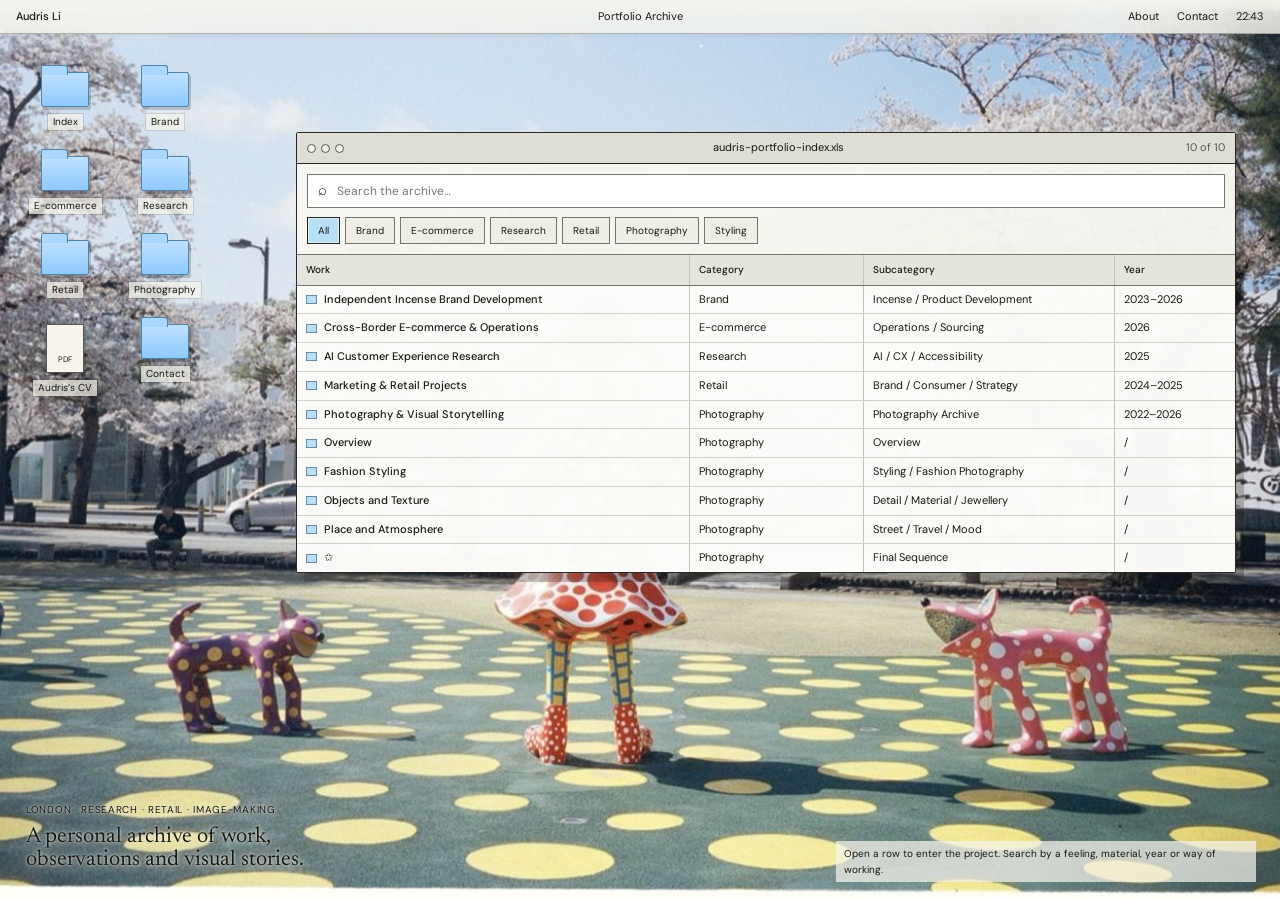
<file: index.html>
<!doctype html>
<html lang="en">
<head>
  <meta charset="utf-8">
  <meta name="viewport" content="width=device-width, initial-scale=1">
  <meta name="description" content="Audris Li — research, visual storytelling and thoughtful retail experiences.">
  <title>Audris Li — Portfolio</title>
  <link rel="preload" as="image" href="assets/homepage/homepage-background-quiet-desktop-01.jpeg">
  <link rel="stylesheet" href="src/styles/site.css?v=20260627-editorialscroll">
  <script type="module" src="src/scripts/home.js?v=20260701-preview-thumbnails"></script>
</head>
<body class="desktop-home">
  <main class="desktop" aria-labelledby="desktop-title">
    <header class="desktop-bar">
      <a href="index.html" class="desktop-bar__name">Audris Li</a>
      <span>Portfolio Archive</span>
      <nav aria-label="Quick navigation"><a href="about.html">About</a><a href="contact.html">Contact</a><span data-desktop-clock></span></nav>
    </header>

    <section class="desktop-intro">
      <p>London · research · retail · image-making</p>
      <h1 id="desktop-title">A personal archive of work, observations and visual stories.</h1>
    </section>

    <nav class="desktop-icons" aria-label="Desktop folders">
      <a href="work.html"><span class="desktop-folder" aria-hidden="true"></span><strong>Index</strong></a>
      <a href="project.html?slug=cyta-sustainable-incense-brand"><span class="desktop-folder" aria-hidden="true"></span><strong>Brand</strong></a>
      <a href="project.html?slug=cross-border-ecommerce-operations"><span class="desktop-folder" aria-hidden="true"></span><strong>E-commerce</strong></a>
      <a href="project.html?slug=ai-customer-experience-research"><span class="desktop-folder" aria-hidden="true"></span><strong>Research</strong></a>
      <a href="project.html?slug=marketing-retail-projects"><span class="desktop-folder" aria-hidden="true"></span><strong>Retail</strong></a>
      <a href="work/photography-visual-storytelling/index.html"><span class="desktop-folder" aria-hidden="true"></span><strong>Photography</strong></a>
      <a href="assets/documents/cv/audris-li-cv.pdf?v=20260627-cv-title" target="_blank"><span class="desktop-document" aria-hidden="true">PDF</span><strong>Audris’s CV</strong></a>
      <a href="contact.html"><span class="desktop-folder" aria-hidden="true"></span><strong>Contact</strong></a>
    </nav>

    <div class="desktop-archive" data-home-archive></div>
    <p class="desktop-note">Open a row to enter the project. Search by a feeling, material, year or way of working.</p>
  </main>
</body>
</html>
</file>
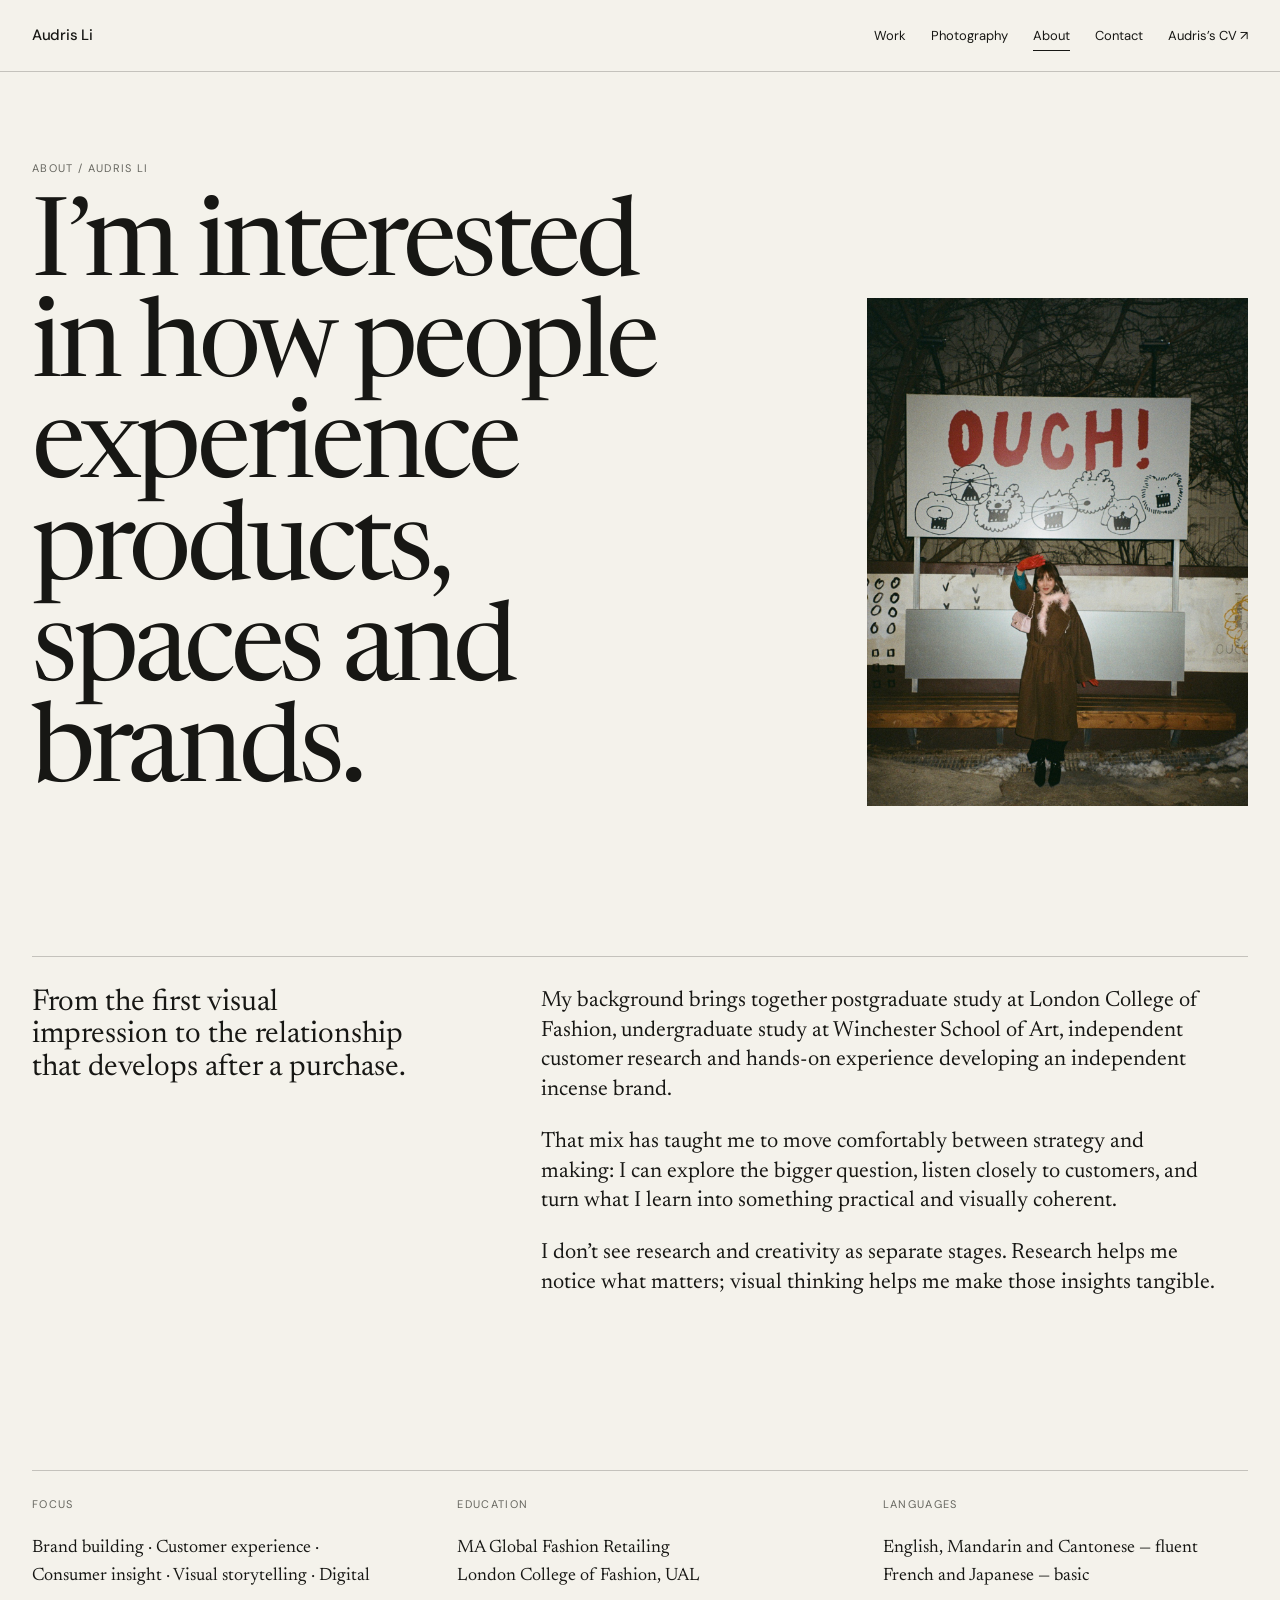
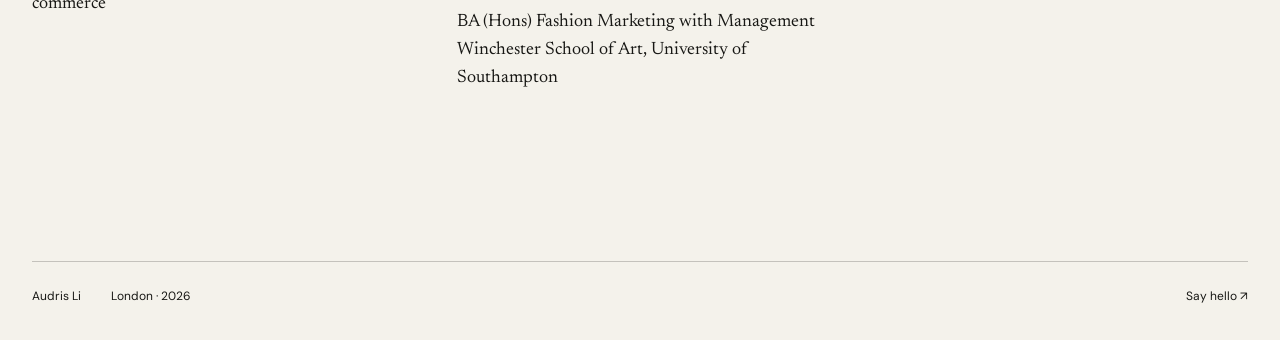
<file: about.html>
<!doctype html>
<html lang="en">
<head>
  <meta charset="utf-8">
  <meta name="viewport" content="width=device-width, initial-scale=1">
  <meta name="description" content="About Audris Li, a London-based creative and researcher.">
  <title>About — Audris Li</title>
  <link rel="stylesheet" href="src/styles/site.css">
  <script type="module" src="src/scripts/shared.js?v=20260627-cv-label"></script>
</head>
<body>
  <header class="site-header" data-site-header></header>
  <main class="page-shell page-top about-page">
    <section class="about-lead">
      <div>
        <p class="eyebrow">About / Audris Li</p>
        <h1>I’m interested in how people experience products, spaces and brands.</h1>
      </div>
      <figure class="about-portrait">
        <img src="assets/about/about-portrait-editorial.jpg" alt="Editorial portrait of Audris Li" loading="eager" decoding="async" fetchpriority="high" width="1200" height="1600">
      </figure>
    </section>

    <section class="about-copy prose-grid">
      <p class="prose-grid__lead">From the first visual impression to the relationship that develops after a purchase.</p>
      <div class="prose-grid__body">
        <p>My background brings together postgraduate study at London College of Fashion, undergraduate study at Winchester School of Art, independent customer research and hands-on experience developing an independent incense brand.</p>
        <p>That mix has taught me to move comfortably between strategy and making: I can explore the bigger question, listen closely to customers, and turn what I learn into something practical and visually coherent.</p>
        <p>I don’t see research and creativity as separate stages. Research helps me notice what matters; visual thinking helps me make those insights tangible.</p>
      </div>
    </section>

    <section class="about-details">
      <article>
        <p class="eyebrow">Focus</p>
        <p>Brand building · Customer experience · Consumer insight · Visual storytelling · Digital commerce</p>
      </article>
      <article>
        <p class="eyebrow">Education</p>
        <p>MA Global Fashion Retailing<br>London College of Fashion, UAL</p>
        <p>BA (Hons) Fashion Marketing with Management<br>Winchester School of Art, University of Southampton</p>
      </article>
      <article>
        <p class="eyebrow">Languages</p>
        <p>English, Mandarin and Cantonese — fluent<br>French and Japanese — basic</p>
      </article>
    </section>
  </main>
  <footer class="site-footer" data-site-footer></footer>
</body>
</html>
</file>
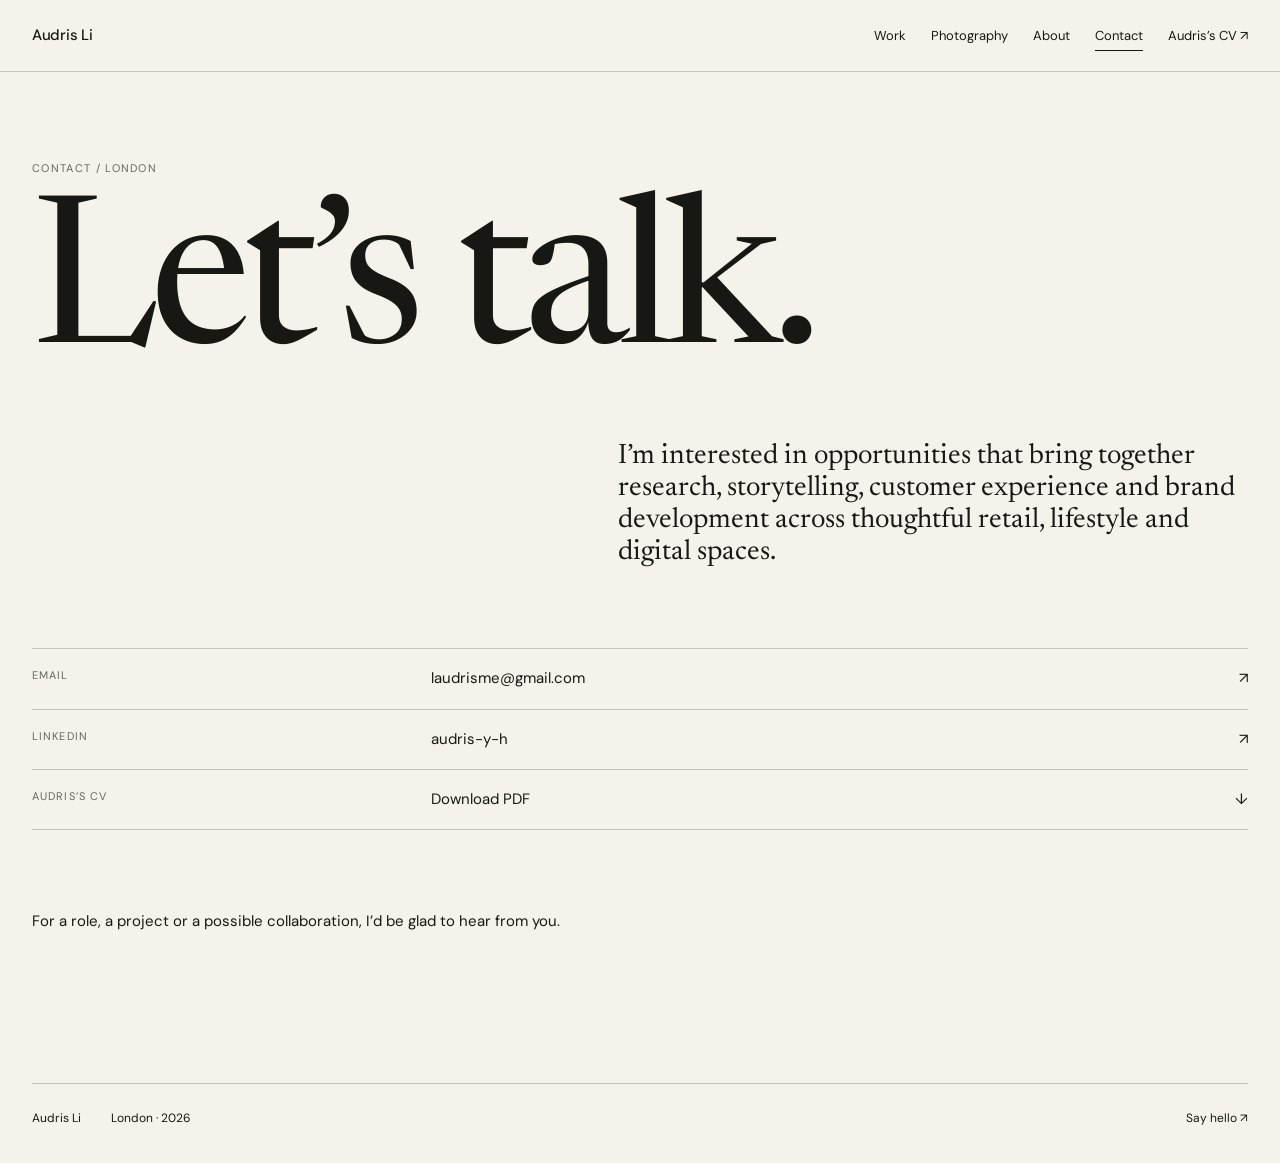
<file: contact.html>
<!doctype html>
<html lang="en">
<head>
  <meta charset="utf-8">
  <meta name="viewport" content="width=device-width, initial-scale=1">
  <meta name="description" content="Contact Audris Li and download her CV.">
  <title>Contact — Audris Li</title>
  <link rel="stylesheet" href="src/styles/site.css?v=20260627-layout-notes">
  <script type="module" src="src/scripts/shared.js?v=20260627-cv-label"></script>
</head>
<body>
  <header class="site-header" data-site-header></header>
  <main class="page-shell page-top contact-page">
    <p class="eyebrow">Contact / London</p>
    <h1>Let’s talk.</h1>
    <p class="contact-page__lead">I’m interested in opportunities that bring together research, storytelling, customer experience and brand development across thoughtful retail, lifestyle and digital spaces.</p>
    <div class="contact-links">
      <a href="mailto:laudrisme@gmail.com"><span>Email</span><strong>laudrisme@gmail.com</strong><i aria-hidden="true">↗</i></a>
      <a href="https://www.linkedin.com/in/audris-y-h" target="_blank" rel="noreferrer"><span>LinkedIn</span><strong>audris-y-h</strong><i aria-hidden="true">↗</i></a>
      <a href="assets/documents/cv/audris-li-cv.pdf?v=20260627-cv-title" target="_blank" rel="noopener noreferrer"><span>Audris’s CV</span><strong>Download PDF</strong><i aria-hidden="true">↓</i></a>
    </div>
    <p class="contact-note">For a role, a project or a possible collaboration, I’d be glad to hear from you.</p>
  </main>
  <footer class="site-footer" data-site-footer></footer>
</body>
</html>
</file>
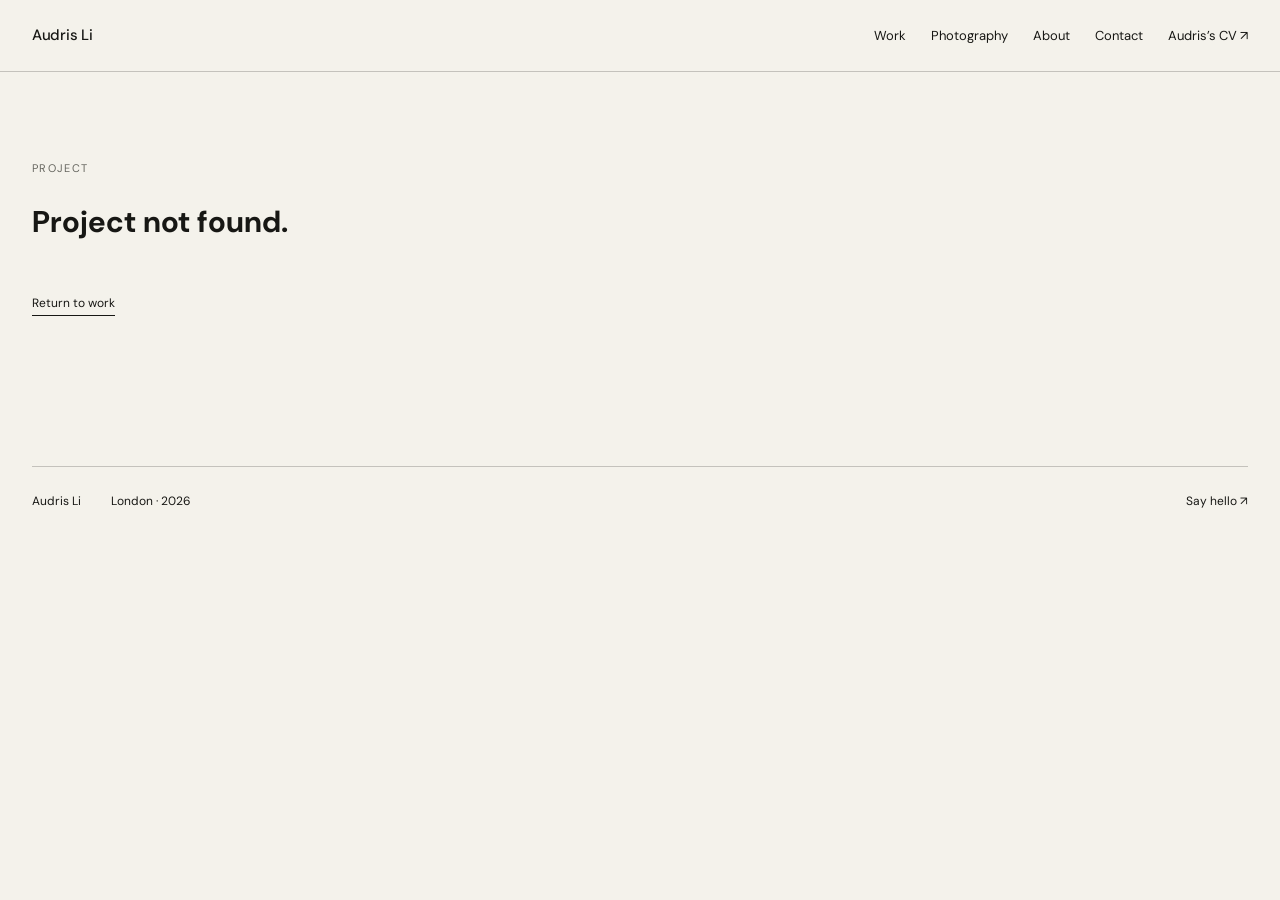
<file: project.html>
<!doctype html>
<html lang="en">
<head>
  <meta charset="utf-8">
  <meta name="viewport" content="width=device-width, initial-scale=1">
  <meta name="description" content="Project case study by Audris Li.">
  <title>Project — Audris Li</title>
  <link rel="stylesheet" href="src/styles/site.css?v=20260627-layout-notes">
  <script type="module" src="src/scripts/project.js?v=20260630-publish-cleanup"></script>
</head>
<body>
  <header class="site-header" data-site-header></header>
  <main class="project-page" data-project-page>
    <div class="page-shell page-top project-loading">Loading project…</div>
  </main>
  <footer class="site-footer" data-site-footer></footer>
</body>
</html>
</file>
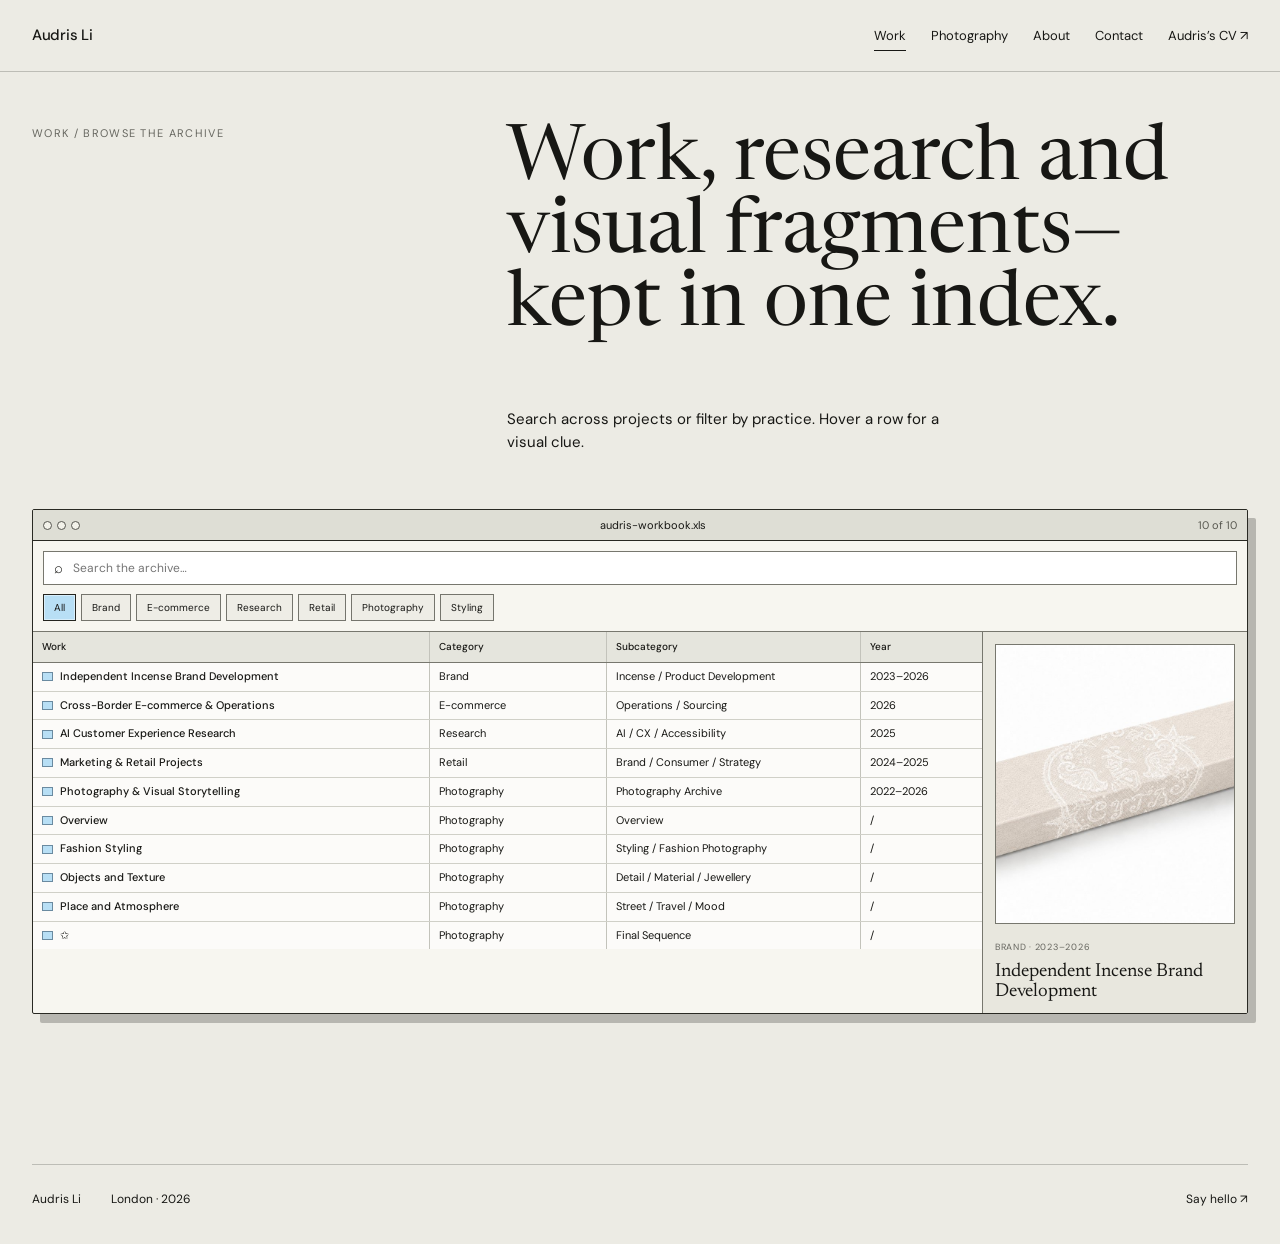
<file: work.html>
<!doctype html>
<html lang="en">
<head>
  <meta charset="utf-8">
  <meta name="viewport" content="width=device-width, initial-scale=1">
  <meta name="description" content="Selected work by Audris Li across brand building, customer experience, retail and visual storytelling.">
  <title>Work — Audris Li</title>
  <link rel="stylesheet" href="src/styles/site.css?v=20260627-editorialscroll">
  <script type="module" src="src/scripts/work.js?v=20260701-preview-thumbnails"></script>
</head>
<body class="archive-page">
  <header class="site-header" data-site-header></header>
  <main class="page-shell page-top archive-work-page">
    <section class="archive-page-intro">
      <p class="eyebrow">Work / Browse the archive</p>
      <h1>Work, research and visual fragments—kept in one index.</h1>
      <p>Search across projects or filter by practice. Hover a row for a visual clue.</p>
    </section>
    <div data-work-archive></div>
  </main>
  <footer class="site-footer" data-site-footer></footer>
</body>
</html>
</file>
<file: src/styles/site.css>
@import url("https://fonts.googleapis.com/css2?family=DM+Sans:wght@400;500&family=Newsreader:opsz,wght@6..72,400&display=swap");

:root {
  --ink: #171714;
  --paper: #f4f2eb;
  --line: rgba(23, 23, 20, 0.22);
  --muted: #66665f;
  --soft: #dedbd0;
  --accent: #df5e42;
  --sans: "DM Sans", Arial, sans-serif;
  --serif: "Newsreader", Georgia, serif;
  --shell: min(1320px, calc(100vw - 64px));
}

* { box-sizing: border-box; }
html { scroll-behavior: smooth; }
body {
  margin: 0;
  color: var(--ink);
  background: var(--paper);
  font-family: var(--sans);
  font-size: 15px;
  line-height: 1.55;
}
img { display: block; max-width: 100%; }
a { color: inherit; text-decoration: none; }
button { color: inherit; font: inherit; }

.page-shell { width: var(--shell); margin-inline: auto; }
.page-top { padding-top: 160px; }
.eyebrow {
  margin: 0 0 22px;
  color: var(--muted);
  font-size: 11px;
  letter-spacing: 0.12em;
  text-transform: uppercase;
}
.visually-hidden {
  position: absolute;
  width: 1px;
  height: 1px;
  padding: 0;
  margin: -1px;
  overflow: hidden;
  clip: rect(0, 0, 0, 0);
  white-space: nowrap;
  border: 0;
}

.site-header {
  position: absolute;
  z-index: 20;
  top: 0;
  left: 0;
  width: 100%;
  display: flex;
  justify-content: space-between;
  align-items: center;
  padding: 24px 32px;
  border-bottom: 1px solid var(--line);
}
.site-header--overlay { color: #fff; border-color: rgba(255,255,255,.5); }
.site-name { font-weight: 500; letter-spacing: -0.02em; }
.site-nav { display: flex; align-items: center; gap: 25px; }
.site-nav a { position: relative; font-size: 13px; }
.site-nav a::after {
  position: absolute;
  right: 0;
  bottom: -5px;
  left: 0;
  height: 1px;
  background: currentColor;
  content: "";
  transform: scaleX(0);
  transform-origin: right;
  transition: transform .25s ease;
}
.site-nav a:hover::after,
.site-nav a[aria-current="page"]::after { transform: scaleX(1); transform-origin: left; }
.nav-toggle { display: none; border: 0; background: none; }

.site-footer {
  width: var(--shell);
  margin: 150px auto 0;
  padding: 25px 0 35px;
  border-top: 1px solid var(--line);
  display: flex;
  justify-content: space-between;
  font-size: 12px;
}
.site-footer div { display: flex; gap: 30px; }
.site-footer a:hover { color: var(--accent); }

.home-hero {
  position: relative;
  min-height: 100svh;
  color: #fff;
  background: #78766f url("../../assets/homepage/homepage-background-quiet-desktop-01.jpeg") center / cover no-repeat;
  display: flex;
  align-items: flex-end;
}
.home-hero__wash { position: absolute; inset: 0; background: linear-gradient(180deg, rgba(10,10,8,.06), rgba(10,10,8,.54)); }
.home-hero__content { position: relative; z-index: 1; width: min(760px, calc(100% - 64px)); margin: 0 0 55px 32px; }
.home-hero h1 {
  margin: 0;
  font-family: var(--serif);
  font-size: clamp(78px, 13vw, 190px);
  font-weight: 400;
  line-height: .72;
  letter-spacing: -0.055em;
}
.home-hero__intro { max-width: 650px; margin: 42px 0 44px; font-family: var(--serif); font-size: clamp(24px, 3vw, 42px); line-height: 1.06; }
.home-index { width: min(610px, 100%); border-top: 1px solid rgba(255,255,255,.55); }
.home-index a { display: grid; grid-template-columns: 34px 1fr; padding: 9px 0; border-bottom: 1px solid rgba(255,255,255,.35); font-size: 13px; transition: padding-left .25s ease; }
.home-index a:hover { padding-left: 8px; }
.home-index span { opacity: .62; }
.home-hero__note { position: absolute; z-index: 1; right: 32px; bottom: 28px; max-width: 210px; margin: 0; font-size: 11px; }

.home-selected { padding-top: 140px; }
.section-heading { display: grid; grid-template-columns: 1fr 2fr; margin-bottom: 72px; }
.section-heading h2 { max-width: 780px; margin: 0; font-family: var(--serif); font-size: clamp(34px, 5vw, 68px); font-weight: 400; line-height: 1.02; }
.project-list { border-top: 1px solid var(--line); }
.project-list__item {
  display: grid;
  grid-template-columns: 44px 1.4fr 1.2fr 1.5fr 20px;
  gap: 24px;
  align-items: baseline;
  padding: 20px 0;
  border-bottom: 1px solid var(--line);
  transition: color .2s ease, padding .25s ease;
}
.project-list__item:hover { color: var(--accent); padding-left: 8px; }
.project-list__number, .project-list__meta { color: var(--muted); font-size: 11px; }
.project-list__summary { font-family: var(--serif); font-size: 18px; line-height: 1.25; }
.project-list__arrow { text-align: right; }
.text-link { display: inline-block; margin-top: 28px; padding-bottom: 3px; border-bottom: 1px solid; font-size: 12px; }
.text-link:hover { color: var(--accent); }

.page-intro { max-width: 970px; margin-bottom: 150px; }
.page-intro h1,
.about-lead h1,
.contact-page h1,
.project-hero h1,
.photography-intro h1 {
  margin: 0;
  font-family: var(--serif);
  font-size: clamp(55px, 8.5vw, 128px);
  font-weight: 400;
  line-height: .93;
  letter-spacing: -0.04em;
}
.page-intro > p:last-child { max-width: 540px; margin: 38px 0 0 auto; font-family: var(--serif); font-size: 23px; }
.work-row { display: grid; grid-template-columns: 1.55fr 1fr; gap: 8vw; padding: 65px 0; border-top: 1px solid var(--line); }
.work-row__image { overflow: hidden; background: transparent; }
.work-row__image img { width: 100%; height: auto; object-fit: contain; transition: transform .6s cubic-bezier(.2,.7,.2,1); }
.work-row__image:hover img { transform: scale(1.015); }
.work-row__copy { align-self: end; max-width: 460px; padding-bottom: 12px; }
.work-row__number { color: var(--muted); font-size: 11px; }
.work-row h2 { margin: 28px 0 12px; font-family: var(--serif); font-size: clamp(34px, 4vw, 58px); font-weight: 400; line-height: 1; }
.work-row__meta { color: var(--muted); font-size: 11px; }

.about-lead { display: grid; grid-template-columns: 1.3fr .7fr; gap: 10vw; align-items: end; }
.about-portrait { margin: 0; }
.about-portrait img { width: 100%; height: auto; }
.prose-grid { display: grid; grid-template-columns: .7fr 1.3fr; gap: 10vw; margin-top: 150px; padding-top: 30px; border-top: 1px solid var(--line); }
.prose-grid__lead { margin: 0; font-family: var(--serif); font-size: 30px; line-height: 1.08; }
.prose-grid__body { max-width: 680px; font-family: var(--serif); font-size: 22px; line-height: 1.35; }
.prose-grid__body p:first-child { margin-top: 0; }
.about-details { display: grid; grid-template-columns: repeat(3, 1fr); gap: 60px; margin-top: 150px; padding-top: 25px; border-top: 1px solid var(--line); }
.about-details article p:not(.eyebrow) { font-family: var(--serif); font-size: 18px; }

.contact-page { min-height: calc(100svh - 120px); }
.contact-page h1 { font-size: clamp(92px, 16vw, 230px); }
.contact-page__lead { max-width: 630px; margin: 50px 0 80px auto; font-family: var(--serif); font-size: 28px; line-height: 1.15; }
.contact-links { border-top: 1px solid var(--line); }
.contact-links a { display: grid; grid-template-columns: 1fr 2fr 20px; padding: 18px 0; border-bottom: 1px solid var(--line); transition: color .2s ease, padding .2s ease; }
.contact-links a:hover { color: var(--accent); padding-left: 8px; }
.contact-links span { color: var(--muted); font-size: 11px; text-transform: uppercase; letter-spacing: .1em; }
.contact-links strong { font-weight: 400; }
.contact-links i { font-style: normal; text-align: right; }
.contact-note { margin: 80px 0 0; }

.project-editorial-page { background: #f7f6ef; }
.project-editorial-page .site-header {
  background: rgba(247,246,239,.88);
  backdrop-filter: blur(12px);
}
.project-context-bar {
  position: fixed;
  z-index: 18;
  top: 72px;
  right: 18px;
  width: min(430px, calc(100vw - 36px));
  display: grid;
  grid-template-columns: auto minmax(0, 1fr) auto;
  align-items: center;
  gap: 12px;
  padding: 7px 9px;
  border: 1px solid rgba(64,105,134,.45);
  background: rgba(201,231,255,.9);
  box-shadow: 0 3px 12px rgba(35,45,52,.08);
  color: #26333c;
  font-size: 9px;
  letter-spacing: .06em;
  opacity: 0;
  pointer-events: none;
  transform: translateY(-10px);
  transition: opacity .28s ease, transform .28s ease, color .28s ease, background .28s ease;
}
.project-context-bar.is-visible,
.project-context-bar.is-reduced-motion,
.project-context-bar:focus-within {
  opacity: 1;
  pointer-events: auto;
  transform: translateY(0);
}
.project-context-bar.is-visual-context {
  border-color: rgba(28,40,48,.6);
  background: rgba(30,42,50,.88);
  color: #f7f6ef;
}
.project-context-bar a { text-decoration: underline; text-underline-offset: 3px; }
.project-context-name {
  overflow: hidden;
  text-align: center;
  text-overflow: ellipsis;
  white-space: nowrap;
}
.project-context-bar > span:last-child { text-align: right; }
.project-editorial-document { padding-top: clamp(155px, 17vw, 235px); }
.project-editorial-document .project-hero {
  padding-bottom: clamp(70px, 10vw, 130px);
}
.project-file-notes {
  align-self: end;
  margin: 0;
  border-top: 1px solid var(--line);
}
.project-file-notes div {
  display: grid;
  grid-template-columns: 75px 1fr;
  gap: 15px;
  padding: 11px 0;
  border-bottom: 1px solid var(--line);
}
.project-file-notes dt {
  color: var(--muted);
  font-size: 9px;
  letter-spacing: .08em;
  text-transform: uppercase;
}
.project-file-notes dd {
  margin: 0;
  font-family: var(--serif);
  font-size: 15px;
  line-height: 1.25;
}
.project-editorial-document .project-cover { width: min(1320px, calc(100% - 64px)); }
.project-editorial-document .case-study { margin-top: clamp(110px, 14vw, 190px); }
.project-editorial-document .case-study__section { padding-bottom: clamp(105px, 13vw, 185px); }
.project-editorial-document .case-study__content {
  font-size: 15px;
  line-height: 1.65;
}
.project-editorial-document .case-study__content p + p { margin-top: 1.25em; }
.project-editorial-document .project-downloads { margin-bottom: 60px; }
.project-endnote {
  display: flex;
  justify-content: space-between;
  gap: 20px;
  margin-top: 90px;
  padding: 18px 0 4px;
  border-top: 1px solid var(--line);
  color: var(--muted);
  font-size: 10px;
}
.project-endnote a { color: var(--ink); }
.project-endnote a:hover { text-decoration: underline; text-underline-offset: 3px; }
.project-editorial-page .site-footer { margin-top: 70px; }
.project-motion-ready .project-reveal {
  opacity: 0;
  transform: translateY(18px);
  transition: opacity .7s cubic-bezier(.22,.65,.25,1) var(--reveal-delay, 0ms), transform .7s cubic-bezier(.22,.65,.25,1) var(--reveal-delay, 0ms);
}
.project-motion-ready .case-study__visual.project-reveal { transform: translateY(24px) scale(.996); }
.project-motion-ready .project-reveal.is-visible {
  opacity: 1;
  transform: translateY(0) scale(1);
}
.project-page--ai-customer-experience-research .case-study__visuals {
  padding-top: clamp(20px, 3vw, 38px);
  border-top: 1px solid rgba(113,113,104,.35);
}

.project-hero { display: grid; grid-template-columns: 1.5fr .5fr; gap: 8vw; align-items: end; padding-bottom: 70px; }
.project-hero__summary { max-width: 730px; margin: 38px 0 0; font-family: var(--serif); font-size: 28px; line-height: 1.15; }
.project-facts { margin: 0; border-top: 1px solid var(--line); }
.project-facts div { padding: 13px 0; border-bottom: 1px solid var(--line); }
.project-facts dt { color: var(--muted); font-size: 10px; text-transform: uppercase; letter-spacing: .1em; }
.project-facts dd { margin: 3px 0 0; font-family: var(--serif); font-size: 17px; line-height: 1.2; }
.project-cover { width: calc(100% - 64px); margin: 0 auto; background: transparent; }
.project-cover img { width: 100%; max-height: 88vh; object-fit: contain; }
.case-study { margin-top: 140px; }
.case-study__section { display: grid; grid-template-columns: 60px 1fr 1fr; column-gap: 30px; row-gap: 0; padding: 34px 0 80px; border-top: 1px solid var(--line); }
.case-study__number { margin: 0; color: var(--muted); font-size: 11px; }
.case-study__section h2 { margin: 0; font-family: var(--serif); font-size: 42px; font-weight: 400; }
.case-study__section > p:last-child, .case-study__content { max-width: 520px; margin: 5px 0 0; }
.case-study__content p:first-child { margin-top: 0; }
.case-study__content p:last-child { margin-bottom: 0; }
.case-study__content ul { margin: 10px 0 0; padding-left: 18px; }
.case-study__content-split {
  display: grid;
  grid-template-columns: minmax(0, 1.55fr) minmax(210px, .65fr);
  gap: clamp(42px, 7vw, 110px);
  align-items: start;
}
.case-study__content-split p:first-child { margin-top: 0; }
.case-study__content-aside {
  padding-top: 3px;
  border-top: 1px solid var(--line);
}
.case-study__content-aside > p {
  margin: 0;
  font-family: var(--serif);
  font-size: 20px;
}
.case-study__content-aside ul { margin-top: 18px; }
.case-study__section--text-right .case-study__content {
  justify-self: end;
  text-align: right;
}
.case-study__section--text-center .case-study__content {
  grid-column: 2 / 4;
  grid-row: 2;
  justify-self: center;
  max-width: 680px;
  margin-top: clamp(34px, 5vw, 70px);
  text-align: center;
}
.case-study__section--text-left .case-study__content {
  grid-column: 2 / 3;
  grid-row: 2;
  margin-top: clamp(30px, 4vw, 58px);
  text-align: left;
}
.case-study__visuals {
  grid-column: 1 / -1;
  display: grid;
  grid-template-columns: repeat(12, minmax(0, 1fr));
  gap: clamp(24px, 4vw, 64px);
  align-items: start;
  width: 100%;
  margin-top: clamp(52px, 8vw, 110px);
}
.case-study__visual { min-width: 0; margin: 0; }
.case-study__visual img {
  display: block;
  width: 100%;
  max-width: 100%;
  height: auto;
  object-fit: contain;
}
.case-study__visual figcaption {
  margin: 9px 0 0;
  color: var(--muted);
  font-size: 11px;
  line-height: 1.45;
  text-align: left;
}
.case-study__visual-notes {
  grid-column: 1 / 13;
  display: grid;
  grid-template-columns: repeat(3, minmax(0, 1fr));
  gap: clamp(18px, 3vw, 42px);
  margin-top: clamp(18px, 3vw, 38px);
}
.case-study__visual-notes article {
  padding-top: 12px;
  border-top: 1px solid var(--line);
}
.case-study__visual-notes span {
  color: var(--muted);
  font-size: 9px;
}
.case-study__visual-notes p {
  max-width: 260px;
  margin: 8px 0 0;
  font-family: var(--serif);
  font-size: 17px;
  line-height: 1.2;
}
.case-study__visuals--editorial-left .case-study__visual { grid-column: 1 / 8; }
.case-study__visuals--editorial-right .case-study__visual { grid-column: 6 / 13; }
.case-study__visuals--editorial-center .case-study__visual { grid-column: 3 / 11; }
.case-study__visuals--editorial-wide .case-study__visual { grid-column: 1 / 13; }

/* Cyta uses the numbered source edit as an image-text sequence. */
.case-study__visuals--cyta-overview .case-study__visual { grid-column: 1 / 13; }
.case-study__visuals--cyta-identity-stack .case-study__visual,
.case-study__visuals--cyta-context-stack .case-study__visual { grid-column: 1 / 7; }
.case-study__visuals--cyta-identity-stack .case-study__visual + .case-study__visual,
.case-study__visuals--cyta-context-stack .case-study__visual + .case-study__visual { margin-top: clamp(18px, 3vw, 42px); }
.case-study__visuals--cyta-breathing-space {
  margin-top: clamp(75px, 11vw, 150px);
  margin-bottom: clamp(25px, 5vw, 75px);
}
.case-study__visuals--cyta-breathing-space .case-study__visual { grid-column: 2 / 12; }
.case-study__visuals--cyta-approach-stack .case-study__visual { grid-column: 7 / 13; }
.case-study__visuals--cyta-approach-stack .case-study__visual + .case-study__visual { margin-top: clamp(18px, 3vw, 42px); }
.case-study__visuals--cyta-evidence-pair {
  margin-top: clamp(42px, 6vw, 82px);
  align-items: start;
}
.case-study__visuals--cyta-evidence-pair .case-study__visual:first-child { grid-column: 3 / 7; }
.case-study__visuals--cyta-evidence-pair .case-study__visual:last-child { grid-column: 7 / 11; }
.case-study__visuals--cyta-evidence-pair .case-study__visual {
  display: flex;
  align-items: flex-start;
  justify-content: center;
  height: min(46vw, 560px);
}
.case-study__visuals--cyta-evidence-pair img {
  width: auto;
  max-width: 100%;
  height: 100%;
  object-fit: contain;
  object-position: center top;
}

/* Marketing collages keep a consistent page-spread width without cropping. */
.case-study__visuals--marketing-opener .case-study__visual { grid-column: 1 / 11; }
.case-study__visuals--marketing-context .case-study__visual { grid-column: 7 / 13; }
.case-study__visuals--marketing-collage-spreads .case-study__visual {
  grid-column: 1 / 13;
  width: 100%;
}
.case-study__visuals--marketing-collage-spreads .case-study__visual + .case-study__visual {
  margin-top: clamp(20px, 4vw, 58px);
}

/* AI research follows the source document's method-to-finding sequence. */
.case-study__visuals--ai-poster-summary .case-study__visual { grid-column: 3 / 11; }
.case-study__visuals--ai-question-map .case-study__visual { grid-column: 4 / 13; }
.case-study__visuals--ai-framework-pair .case-study__visual:first-child { grid-column: 1 / 7; }
.case-study__visuals--ai-framework-pair .case-study__visual:last-child { grid-column: 7 / 13; }
.case-study__visuals--ai-interview-full .case-study__visual,
.case-study__visuals--ai-thematic-full .case-study__visual { grid-column: 1 / 13; }

/* Project-specific text/image pairings retain the shared editorial system. */
.project-page--marketing-retail-projects [data-case-study-section="overview"] > h2,
.project-page--marketing-retail-projects [data-case-study-section="what-it-led-to"] > h2,
.project-page--cyta-sustainable-incense-brand [data-case-study-section="my-approach"] > h2 {
  grid-column: 2;
  grid-row: 1;
}
.project-page--marketing-retail-projects [data-case-study-section="overview"] > .case-study__content,
.project-page--marketing-retail-projects [data-case-study-section="what-it-led-to"] > .case-study__content,
.project-page--cyta-sustainable-incense-brand [data-case-study-section="my-approach"] > .case-study__content {
  grid-column: 2;
  grid-row: 2;
  align-self: start;
  margin-top: clamp(28px, 4vw, 58px);
  text-align: left;
}
.project-page--marketing-retail-projects [data-case-study-section="overview"] > .case-study__visuals,
.project-page--marketing-retail-projects [data-case-study-section="what-it-led-to"] > .case-study__visuals,
.project-page--cyta-sustainable-incense-brand [data-case-study-section="my-approach"] > .case-study__visuals {
  grid-column: 3;
  grid-row: 2;
  align-self: start;
  margin-top: clamp(28px, 4vw, 58px);
}
.project-page--marketing-retail-projects [data-case-study-section="overview"] > .case-study__visuals .case-study__visual,
.project-page--marketing-retail-projects [data-case-study-section="what-it-led-to"] > .case-study__visuals .case-study__visual,
.project-page--cyta-sustainable-incense-brand [data-case-study-section="my-approach"] > .case-study__visuals .case-study__visual {
  grid-column: 1 / 13;
}
.project-page--marketing-retail-projects [data-case-study-section="overview"] > .case-study__visuals,
.project-page--marketing-retail-projects [data-case-study-section="what-it-led-to"] > .case-study__visuals {
  justify-self: end;
  width: 100%;
}
.project-page--cyta-sustainable-incense-brand [data-case-study-section="retail-and-community-channels"] > .case-study__content {
  grid-column: 2 / 4;
  grid-row: 2;
  max-width: none;
  margin-top: clamp(35px, 5vw, 70px);
}
.project-page--cyta-sustainable-incense-brand [data-case-study-section="retail-and-community-channels"] > .case-study__visuals {
  grid-row: 3;
}
.project-selected-visuals { margin-top: 130px; padding-top: 34px; border-top: 1px solid var(--line); }
.project-selected-visuals__header { display: grid; grid-template-columns: 60px 1fr 1fr; gap: 30px; margin-bottom: clamp(55px, 8vw, 110px); }
.project-selected-visuals__header h2 { margin: 0; font-family: var(--serif); font-size: 42px; font-weight: 400; }
.project-selected-visuals__header > p:last-child { max-width: 480px; margin: 5px 0 0; }
.project-selected-visuals__grid { display: grid; grid-template-columns: repeat(12, minmax(0, 1fr)); gap: clamp(28px, 4vw, 64px); align-items: start; }
.project-selected-visual { grid-column: span 6; margin: 0 0 clamp(45px, 8vw, 110px); }
.project-selected-visual--wide { grid-column: 1 / -1; }
.project-selected-visual__media { width: fit-content; max-width: 100%; margin: 0 auto; }
.project-selected-visual__frame { display: flex; justify-content: center; align-items: center; min-width: 0; background: transparent; }
.project-selected-visual img { display: block; width: auto; max-width: 100%; height: auto; max-height: 88vh; object-fit: contain; }
.project-selected-visual figcaption { max-width: 620px; margin: 10px 0 0; color: var(--muted); font-size: 11px; line-height: 1.45; text-align: left; }
.project-selected-visuals__empty { margin: 0; padding: 28px 0; border-top: 1px solid var(--line); color: var(--muted); }
.project-downloads { margin-top: 30px; padding-top: 34px; border-top: 1px solid var(--line); }
.project-downloads__header { display: grid; grid-template-columns: 60px 1fr 1fr; gap: 30px; margin-bottom: 45px; }
.project-downloads__header h2 { margin: 0; font-family: var(--serif); font-size: 42px; font-weight: 400; }
.project-downloads__header > p:last-child { max-width: 480px; margin: 5px 0 0; }
.project-downloads__list { border-top: 1px solid var(--line); }
.project-downloads__list a { display: grid; grid-template-columns: 1fr auto; gap: 20px; align-items: baseline; padding: 18px 0; border-bottom: 1px solid var(--line); }
.project-downloads__list a:hover span, .project-downloads__list a:focus-visible span { text-decoration: underline; text-underline-offset: 4px; }
.project-downloads__list span { font-family: var(--serif); font-size: 22px; }
.project-downloads__list small { color: var(--muted); font-size: 10px; font-weight: 400; }

/* Fashion Styling uses a project-specific editorial sequence. */
.project-selected-visuals--fashion-styling-visual-direction [data-visual-order="1"] { grid-column: 1 / 7; }
.project-selected-visuals--fashion-styling-visual-direction [data-visual-order="2"] { grid-column: 7 / 13; }
.project-selected-visuals--fashion-styling-visual-direction [data-visual-order="1"] .project-selected-visual__frame,
.project-selected-visuals--fashion-styling-visual-direction [data-visual-order="2"] .project-selected-visual__frame {
  height: min(70vh, 640px);
  align-items: flex-start;
}
.project-selected-visuals--fashion-styling-visual-direction [data-visual-order="1"] img,
.project-selected-visuals--fashion-styling-visual-direction [data-visual-order="2"] img {
  width: 100%;
  height: 100%;
  object-fit: contain;
  object-position: center top;
}
.project-selected-visuals--fashion-styling-visual-direction [data-visual-order="3"] { grid-column: 4 / 13; margin-top: clamp(30px, 5vw, 80px); }
.project-selected-visuals--fashion-styling-visual-direction [data-visual-order="4"] { grid-column: 1 / 10; margin-top: clamp(70px, 10vw, 150px); }
.project-selected-visuals--fashion-styling-visual-direction [data-visual-order="5"] { grid-column: 4 / 10; margin-top: clamp(40px, 7vw, 100px); }
.project-selected-visuals--fashion-styling-visual-direction [data-visual-order="6"] { grid-column: 1 / 8; }
.project-selected-visuals--fashion-styling-visual-direction [data-visual-order="7"] { grid-column: 9 / 13; align-self: center; }
.project-selected-visuals--fashion-styling-visual-direction [data-visual-order="6"] .project-selected-visual__frame { height: min(76vh, 680px); }
.project-selected-visuals--fashion-styling-visual-direction [data-visual-order="7"] .project-selected-visual__frame { height: min(38vh, 340px); }
.project-selected-visuals--fashion-styling-visual-direction [data-visual-order="6"] img,
.project-selected-visuals--fashion-styling-visual-direction [data-visual-order="7"] img { width: 100%; height: 100%; object-fit: contain; }

.photography-page { background: #f7f6f1; }
.photography-intro { padding-bottom: 130px; }
.photography-intro__grid { display: grid; grid-template-columns: 1.45fr .55fr; gap: 8vw; }
.photography-intro__grid > p { max-width: 480px; margin: 10px 0 45px; font-family: var(--serif); font-size: 24px; line-height: 1.15; }
.project-facts--compact { grid-column: 2; }
.photography-essay { overflow: hidden; }
.photo-section { width: var(--shell); margin: 0 auto; padding: 90px 0 170px; border-top: 1px solid var(--line); }
.photo-section--opening { padding-top: 0; border-top: 0; }
.photo-section__title { display: grid; grid-template-columns: 80px 1fr; margin-bottom: 110px; }
.photo-section__title p { margin: 0; color: var(--muted); font-size: 11px; }
.photo-section__title h2 { margin: 0; font-family: var(--serif); font-size: 26px; font-weight: 400; }
.photo-sequence { display: grid; grid-template-columns: repeat(12, 1fr); gap: clamp(20px, 3vw, 52px); align-items: start; }
.photo { margin: 0 0 clamp(70px, 14vw, 200px); }
.photo img { width: 100%; height: auto; }
.photo--large { grid-column: 2 / 12; }
.photo--pair-a { grid-column: 1 / 7; }
.photo--pair-b { grid-column: 8 / 13; margin-top: 12vw; }
.photo--small-right { grid-column: 8 / 12; }
.photo--wide { grid-column: 1 / 13; }
.photo--small-left { grid-column: 2 / 6; margin-top: 8vw; }
.photo-section--opening .photo--large { grid-column: 3 / 11; margin-bottom: 20vw; }
.photo-section--opening .photo--pair-a { grid-column: 1 / 6; }
.photo-section--opening .photo--pair-b { grid-column: 8 / 13; margin-top: 18vw; }
.photo-section--closing .photo--large { grid-column: 2 / 8; }
.photo-section--closing .photo--pair-a { grid-column: 8 / 13; margin-top: 18vw; }
.photo-section--closing .photo--pair-b { grid-column: 2 / 6; margin-top: 4vw; }
.photo-section--closing .photo--small-right { grid-column: 7 / 12; margin-top: 14vw; }
.data-error { padding: 30px; border: 1px solid var(--line); }

@media (max-width: 820px) {
  :root { --shell: calc(100vw - 36px); }
  .site-header { padding: 18px; }
  .nav-toggle { display: block; }
  .site-nav { position: absolute; top: 59px; right: 0; left: 0; display: none; padding: 24px 18px; background: var(--paper); color: var(--ink); border-bottom: 1px solid var(--line); flex-direction: column; align-items: flex-start; }
  .site-header.nav-open .site-nav { display: flex; }
  .home-hero__content { width: calc(100% - 36px); margin: 0 18px 42px; }
  .home-hero__note { display: none; }
  .home-hero h1 { font-size: 25vw; }
  .home-hero__intro { margin: 28px 0; font-size: 27px; }
  .section-heading,
  .about-lead,
  .prose-grid,
  .project-hero,
  .photography-intro__grid { grid-template-columns: 1fr; }
  .section-heading { gap: 15px; }
  .project-list__item { grid-template-columns: 34px 1fr 20px; gap: 10px; }
  .project-list__meta, .project-list__summary { grid-column: 2 / 4; }
  .work-row { grid-template-columns: 1fr; gap: 35px; }
  .work-row__image img { height: 115vw; max-height: 620px; }
  .about-lead { gap: 60px; }
  .about-portrait { width: 74%; margin-left: auto; }
  .prose-grid { gap: 40px; }
  .about-details { grid-template-columns: 1fr; }
  .contact-page__lead { font-size: 24px; }
  .contact-links a { grid-template-columns: 80px 1fr 20px; }
  .project-context-bar {
    top: 66px;
    right: 10px;
    width: calc(100vw - 20px);
    grid-template-columns: auto 1fr;
  }
  .project-context-name { display: none; }
  .project-editorial-document { padding-top: 135px; }
  .project-editorial-document .project-hero { gap: 50px; padding-bottom: 58px; }
  .project-file-notes div { grid-template-columns: 65px 1fr; }
  .project-editorial-document .project-cover { width: 100%; }
  .project-editorial-document .case-study { margin-top: 80px; }
  .project-editorial-document .case-study__section { padding-bottom: 105px; }
  .project-endnote { margin-top: 65px; }
  .project-page--ai-customer-experience-research .case-study__visuals .case-study__visual { grid-column: 1 / 13; }
  .case-study__content-split { grid-template-columns: 1fr; gap: 38px; }
  .case-study__visual-notes { grid-template-columns: 1fr; gap: 22px; }
  .project-page--marketing-retail-projects [data-case-study-section="overview"] > h2,
  .project-page--marketing-retail-projects [data-case-study-section="what-it-led-to"] > h2,
  .project-page--cyta-sustainable-incense-brand [data-case-study-section="my-approach"] > h2 {
    grid-column: 2;
    grid-row: auto;
  }
  .project-page--marketing-retail-projects [data-case-study-section="overview"] > .case-study__content,
  .project-page--marketing-retail-projects [data-case-study-section="what-it-led-to"] > .case-study__content,
  .project-page--cyta-sustainable-incense-brand [data-case-study-section="my-approach"] > .case-study__content,
  .project-page--cyta-sustainable-incense-brand [data-case-study-section="retail-and-community-channels"] > .case-study__content {
    grid-column: 2;
    grid-row: auto;
    margin-top: 18px;
  }
  .project-page--marketing-retail-projects [data-case-study-section="overview"] > .case-study__visuals,
  .project-page--marketing-retail-projects [data-case-study-section="what-it-led-to"] > .case-study__visuals,
  .project-page--cyta-sustainable-incense-brand [data-case-study-section="my-approach"] > .case-study__visuals,
  .project-page--cyta-sustainable-incense-brand [data-case-study-section="retail-and-community-channels"] > .case-study__visuals {
    grid-column: 1 / -1;
    grid-row: auto;
    margin-top: 42px;
  }
  .project-facts--compact { grid-column: auto; }
  .project-cover { width: 100%; }
  .case-study__section { grid-template-columns: 35px 1fr; }
  .case-study__section > p:last-child { grid-column: 2; }
  .case-study__content { grid-column: 2; }
  .case-study__section--text-right .case-study__content,
  .case-study__section--text-left .case-study__content {
    grid-column: 2;
    grid-row: auto;
    justify-self: stretch;
    margin-top: 5px;
    text-align: left;
  }
  .case-study__section--text-center .case-study__content {
    grid-column: 2;
    grid-row: auto;
    margin-top: 28px;
  }
  .case-study__visuals {
    grid-column: 1 / -1;
    gap: 18px;
    margin-top: 42px;
  }
  .case-study__visuals .case-study__visual,
  .case-study__visuals--cyta-evidence-pair .case-study__visual:first-child,
  .case-study__visuals--cyta-evidence-pair .case-study__visual:last-child {
    grid-column: 1 / 13;
  }
  .case-study__visuals--cyta-identity-stack .case-study__visual + .case-study__visual,
  .case-study__visuals--cyta-approach-stack .case-study__visual + .case-study__visual,
  .case-study__visuals--cyta-context-stack .case-study__visual + .case-study__visual,
  .case-study__visuals--cyta-evidence-pair .case-study__visual + .case-study__visual,
  .case-study__visuals--marketing-collage-spreads .case-study__visual + .case-study__visual {
    margin-top: 24px;
  }
  .case-study__visuals--cyta-breathing-space { margin: 55px 0 15px; }
  .case-study__visuals--cyta-evidence-pair .case-study__visual {
    height: min(78vw, 360px);
  }
  .project-selected-visuals { margin-top: 80px; }
  .project-selected-visuals__header { grid-template-columns: 35px 1fr; gap: 18px; }
  .project-selected-visuals__header > p:last-child { grid-column: 2; }
  .project-selected-visual { grid-column: 1 / -1; }
  .project-downloads__header { grid-template-columns: 35px 1fr; gap: 18px; }
  .project-downloads__header > p:last-child { grid-column: 2; }
  .project-downloads__list a { grid-template-columns: 1fr; gap: 5px; }
  .project-selected-visuals--fashion-styling-visual-direction [data-visual-order="1"],
  .project-selected-visuals--fashion-styling-visual-direction [data-visual-order="2"],
  .project-selected-visuals--fashion-styling-visual-direction [data-visual-order="3"],
  .project-selected-visuals--fashion-styling-visual-direction [data-visual-order="4"],
  .project-selected-visuals--fashion-styling-visual-direction [data-visual-order="5"],
  .project-selected-visuals--fashion-styling-visual-direction [data-visual-order="6"],
  .project-selected-visuals--fashion-styling-visual-direction [data-visual-order="7"] {
    grid-column: 1 / -1;
    margin-top: 0;
    align-self: auto;
  }
  .project-selected-visuals--fashion-styling-visual-direction [data-visual-order="1"] .project-selected-visual__frame,
  .project-selected-visuals--fashion-styling-visual-direction [data-visual-order="2"] .project-selected-visual__frame,
  .project-selected-visuals--fashion-styling-visual-direction [data-visual-order="6"] .project-selected-visual__frame,
  .project-selected-visuals--fashion-styling-visual-direction [data-visual-order="7"] .project-selected-visual__frame {
    height: auto;
  }
  .project-selected-visuals--fashion-styling-visual-direction [data-visual-order="1"] img,
  .project-selected-visuals--fashion-styling-visual-direction [data-visual-order="2"] img,
  .project-selected-visuals--fashion-styling-visual-direction [data-visual-order="6"] img,
  .project-selected-visuals--fashion-styling-visual-direction [data-visual-order="7"] img {
    width: 100%;
    height: auto;
  }
  .photo-section__title { margin-bottom: 60px; }
  .photo--large, .photo--wide { grid-column: 1 / 13; }
  .photo--pair-a, .photo--small-left { grid-column: 1 / 8; }
  .photo--pair-b, .photo--small-right { grid-column: 7 / 13; }
  .photo-section--opening .photo--large { grid-column: 1 / 13; }
  .site-footer { margin-top: 90px; }
}

@media (prefers-reduced-motion: reduce) {
  * { scroll-behavior: auto !important; transition: none !important; }
}

/* Desktop archive browsing system */
.desktop-home { min-width: 0; background: #8d9189; }
.desktop {
  position: relative;
  min-height: 100svh;
  overflow: hidden;
  padding: 42px 24px 30px;
  color: #171714;
  background: url("../../assets/homepage/homepage-background-quiet-desktop-01.jpeg") center / cover fixed;
}
.desktop-bar {
  position: absolute;
  z-index: 10;
  top: 0;
  right: 0;
  left: 0;
  height: 34px;
  display: grid;
  grid-template-columns: 1fr auto 1fr;
  align-items: center;
  padding: 0 16px;
  border-bottom: 1px solid rgba(20,20,18,.28);
  background: rgba(245,244,237,.82);
  box-shadow: 0 1px 6px rgba(0,0,0,.08);
  font-size: 11px;
  backdrop-filter: blur(12px);
}
.desktop-bar__name { font-weight: 500; }
.desktop-bar nav { display: flex; justify-content: flex-end; gap: 18px; }
.desktop-bar a:hover { text-decoration: underline; text-underline-offset: 3px; }
.desktop-intro {
  position: absolute;
  z-index: 2;
  bottom: 28px;
  left: 26px;
  width: min(300px, 25vw);
  padding: 0;
  border: 0;
  background: transparent;
  text-shadow: 0 1px 12px rgba(246,244,236,.98), 0 0 3px rgba(246,244,236,.95);
}
.desktop-intro p, .desktop-note { margin: 0 0 8px; font-size: 10px; letter-spacing: .07em; text-transform: uppercase; }
.desktop-intro h1 { margin: 0; font-family: var(--serif); font-size: 22px; font-weight: 400; line-height: 1.05; }
.desktop-icons {
  position: absolute;
  z-index: 3;
  top: 72px;
  left: 24px;
  display: grid;
  grid-template-columns: repeat(2, 82px);
  gap: 26px 18px;
}
.desktop-icons a { display: flex; min-width: 0; flex-direction: column; align-items: center; gap: 7px; text-align: center; }
.desktop-icons strong {
  max-width: 92px;
  padding: 2px 5px;
  background: rgba(246,244,236,.72);
  box-shadow: 0 0 0 1px rgba(20,20,18,.12);
  font-size: 10px;
  font-weight: 400;
  line-height: 1.2;
}
.desktop-icons a:hover strong, .desktop-icons a:focus-visible strong { background: #dceffc; }
.desktop-folder {
  position: relative;
  width: 48px;
  height: 35px;
  border: 1px solid #8f5f73;
  border-radius: 2px;
  background: linear-gradient(180deg, #ffdbe8, #f3a9c2);
  box-shadow: 2px 3px 0 rgba(0,0,0,.18);
}
.desktop-folder::before {
  position: absolute;
  top: -8px;
  left: -1px;
  width: 25px;
  height: 9px;
  border: 1px solid #8f5f73;
  border-bottom: 0;
  border-radius: 2px 3px 0 0;
  background: #ffc9dc;
  content: "";
}
.desktop-home .desktop-folder {
  border-color: #4f84ad;
  background: linear-gradient(180deg, #bfe1ff, #8ec9ff);
}
.desktop-home .desktop-folder::before {
  border-color: #4f84ad;
  background: #a9d7ff;
}
.desktop-document {
  width: 38px;
  height: 49px;
  display: grid;
  place-items: end center;
  padding-bottom: 7px;
  border: 1px solid #565650;
  background: #f6f4eb;
  box-shadow: 2px 3px 0 rgba(0,0,0,.18);
  font-size: 8px;
}
.desktop-archive { position: relative; z-index: 4; width: min(940px, calc(100vw - 290px)); margin: clamp(50px, 10vh, 100px) 20px 0 auto; }
.desktop-note {
  position: absolute;
  right: 24px;
  bottom: 18px;
  max-width: 420px;
  margin: 0;
  padding: 5px 8px;
  background: rgba(246,244,236,.72);
  text-transform: none;
  letter-spacing: 0;
}
.archive-window {
  overflow: hidden;
  border: 1px solid #292923;
  border-radius: 2px;
  background: rgba(248,247,241,.96);
  box-shadow: 8px 9px 0 rgba(24,24,20,.25);
}
.archive-titlebar {
  min-height: 31px;
  display: grid;
  grid-template-columns: 74px 1fr auto;
  align-items: center;
  padding: 0 10px;
  border-bottom: 1px solid #292923;
  background: #deded5;
  font-size: 11px;
}
.archive-window-controls { display: flex; gap: 5px; }
.archive-window-controls i { width: 9px; height: 9px; border: 1px solid #55554f; border-radius: 50%; background: #f3f2ea; }
.archive-titlebar > span:nth-child(2) { overflow: hidden; text-align: center; text-overflow: ellipsis; white-space: nowrap; }
.archive-count { padding-left: 10px; color: #595951; }
.archive-toolbar { padding: 10px; border-bottom: 1px solid #77776e; }
.archive-search {
  display: flex;
  height: 34px;
  align-items: center;
  gap: 8px;
  padding: 0 10px;
  border: 1px solid #77776e;
  background: #fff;
}
.archive-search input { min-width: 0; flex: 1; border: 0; outline: 0; background: transparent; color: inherit; font: inherit; font-size: 12px; }
.archive-search:focus-within { outline: 2px solid #b8dff5; outline-offset: 1px; }
.archive-filters { display: flex; flex-wrap: wrap; gap: 5px; margin-top: 9px; }
.archive-filters button {
  min-height: 27px;
  padding: 3px 10px;
  border: 1px solid #75756d;
  border-radius: 0;
  background: #eeeDE6;
  font-size: 10px;
  cursor: pointer;
}
.archive-filters button:hover { background: #dceffc; }
.archive-filters button[aria-pressed="true"] { border-color: #25251f; background: #b8dff5; box-shadow: inset 0 0 0 1px rgba(255,255,255,.45); }
.archive-browser { display: grid; }
.archive-window--with-preview .archive-browser { grid-template-columns: minmax(0, 1fr) 265px; }
.archive-table { min-width: 0; }
.archive-head, .archive-row {
  display: grid;
  grid-template-columns: minmax(210px, 1.8fr) minmax(100px, .8fr) minmax(165px, 1.15fr) minmax(78px, .55fr);
}
.archive-head { border-bottom: 1px solid #77776e; background: #e5e5dd; font-size: 10px; font-weight: 500; }
.archive-head span, .archive-cell { min-width: 0; padding: 7px 9px; border-right: 1px solid #c3c3bb; }
.archive-head span:last-child, .archive-cell:last-child { border-right: 0; }
.archive-row { border-bottom: 1px solid #d0d0c8; background: rgba(255,255,255,.62); font-size: 11px; line-height: 1.25; }
.archive-row:last-child { border-bottom: 0; }
.archive-row:hover, .archive-row:focus-visible { position: relative; z-index: 1; outline: 1px solid #47473f; background: #e5f4ff; }
.archive-cell { overflow: hidden; text-overflow: ellipsis; white-space: nowrap; }
.archive-cell--work { display: flex; align-items: center; gap: 7px; font-weight: 500; }
.archive-cell--work i { width: 11px; height: 9px; flex: 0 0 auto; border: 1px solid #6a8aa0; background: #b8dff5; }
.archive-cell--year { font-variant-numeric: tabular-nums; }
.archive-empty { margin: 0; padding: 30px 12px; border-top: 1px solid #77776e; text-align: center; font-size: 11px; }
.archive-preview { min-width: 0; padding: 12px; border-left: 1px solid #77776e; background: #e8e7de; }
.archive-preview img {
  display: block;
  width: 100%;
  height: 280px;
  max-height: none;
  border: 1px solid #77776e;
  background: transparent;
  object-fit: cover;
  object-position: center;
}
.archive-preview div { padding-top: 10px; }
.archive-preview span { color: var(--muted); font-size: 9px; letter-spacing: .08em; text-transform: uppercase; }
.archive-preview p { margin: 4px 0 0; font-family: var(--serif); font-size: 19px; line-height: 1.05; }

.archive-page { background: #ecebe4; }
.archive-work-page { padding-top: 125px; }
.archive-page-intro { display: grid; grid-template-columns: 1fr 1.8fr; gap: 5vw; align-items: end; margin-bottom: 55px; }
.archive-page-intro .eyebrow { align-self: start; }
.archive-page-intro h1 { margin: 0; font-family: var(--serif); font-size: clamp(42px, 6vw, 86px); font-weight: 400; line-height: .95; }
.archive-page-intro > p:last-child { grid-column: 2; max-width: 460px; margin: 0; }

/* Image-first Photography works index */
.photography-intro { padding-bottom: 65px; }
.photography-intro__grid { grid-template-columns: 1.5fr .5fr; align-items: end; }
.photography-intro h1 { max-width: 900px; font-size: clamp(54px, 8vw, 112px); }
.photography-intro__grid > p { margin: 0 0 8px; font-size: 20px; }
.photography-section-index {
  display: grid;
  grid-template-columns: repeat(5, minmax(0, 1fr));
  gap: 10px;
  padding-bottom: 120px;
}
.photography-index-card { display: grid; min-width: 0; grid-template-rows: clamp(130px, 15vw, 190px) auto; overflow: hidden; border: 1px solid var(--line); background: #ecebe5; }
.photography-index-card img { width: 100%; height: 100%; max-width: 100%; padding: 9px; object-fit: contain; filter: saturate(.88); transition: filter .25s ease; }
.photography-index-card span {
  display: flex;
  gap: 10px;
  align-items: baseline;
  padding: 8px 9px;
  border-top: 1px solid var(--line);
  color: var(--ink);
  background: #f5f4ee;
  font-size: 11px;
}
.photography-index-card i { font-style: normal; opacity: .7; }
.photography-index-card:hover img, .photography-index-card:focus-visible img { filter: saturate(1); }
.photo-section { scroll-margin-top: 70px; padding: 70px 0 140px; }
.photo-section__title { grid-template-columns: 60px 1fr auto; align-items: baseline; margin-bottom: 38px; }
.photo-section__title h2 { font-size: 22px; }
.photo-section__title a { font-size: 10px; }
.photo-section__title a:hover { text-decoration: underline; text-underline-offset: 3px; }
.photo-section__lead { width: 100%; display: flex; justify-content: center; margin-bottom: clamp(45px, 8vw, 110px); }
.photo-section__lead .photo { width: 100%; height: min(78vh, 760px); margin: 0; }
.photo { display: flex; justify-content: center; }
.photo img { width: auto; max-width: 100%; height: auto; object-fit: contain; object-position: center; }
.photo--lead img { width: 100%; max-width: 100%; height: 100%; max-height: none; object-fit: contain; object-position: center; }
.photo-works-grid { display: grid; grid-template-columns: repeat(12, 1fr); gap: clamp(18px, 3.5vw, 58px); align-items: start; }
.photo-works-grid .photo { height: min(68vh, 600px); align-items: center; margin: 0 0 clamp(50px, 10vw, 140px); }
.photo--tile-a { grid-column: 1 / 7; }
.photo--tile-b { grid-column: 8 / 13; margin-top: 9vw !important; }
.photo--tile-wide { grid-column: 2 / 12; }
.photo--tile-small { grid-column: 8 / 12; margin-top: 4vw !important; }
#overview .photo-works-grid > .photo:nth-child(1),
#overview .photo-works-grid > .photo:nth-child(2) {
  height: min(76vh, 720px);
}
#overview .photo-works-grid > .photo:nth-child(1) { grid-column: 1 / 7; }
#overview .photo-works-grid > .photo:nth-child(2) { grid-column: 7 / 13; margin-top: 0 !important; }
.photo-works-grid--fashion-styling { column-gap: clamp(18px, 3.5vw, 58px); row-gap: clamp(85px, 12vw, 180px); }
.photo-works-grid--fashion-styling .photo { margin: 0; }
.photo-works-grid--fashion-styling > .photo:nth-child(1),
.photo-works-grid--fashion-styling > .photo:nth-child(2) { height: min(72vh, 680px); margin-top: 0 !important; }
.photo-works-grid--fashion-styling > .photo:nth-child(1) { grid-column: 1 / 7; }
.photo-works-grid--fashion-styling > .photo:nth-child(2) { grid-column: 7 / 13; }
.photo-works-grid--fashion-styling > .photo:nth-child(3) { grid-column: 1 / 13; height: auto; margin-top: 0 !important; justify-content: center; }
.photo-works-grid--fashion-styling > .photo:nth-child(3) img { width: 100%; height: auto; }
.photo-works-grid--fashion-styling > .photo:nth-child(4) { grid-column: 1 / 10; height: min(90vh, 820px); margin-top: 0 !important; justify-content: flex-start; }
.photo-works-grid--fashion-styling > .photo:nth-child(5) { grid-column: 3 / 11; height: min(78vh, 700px); margin-top: 0 !important; }
.photo-works-grid--fashion-styling > .photo:nth-child(6) { grid-column: 1 / 7; height: auto; margin-top: 0 !important; align-self: start; }
.photo-works-grid--fashion-styling > .photo:nth-child(7) { grid-column: 7 / 11; height: auto; margin-top: 0 !important; align-self: start; }
.photo-works-grid--fashion-styling > .photo:nth-child(6) img,
.photo-works-grid--fashion-styling > .photo:nth-child(7) img { width: 100%; height: auto; }
.photo-works-grid--star { grid-template-columns: repeat(4, minmax(0, 1fr)); gap: clamp(14px, 2vw, 30px); }
.photo-works-grid.photo-works-grid--star > .photo { grid-column: auto; aspect-ratio: 9 / 16; height: auto; margin: 0 !important; overflow: hidden; align-items: stretch; }
.photo-works-grid.photo-works-grid--star img { width: 100%; height: 100%; object-fit: cover; object-position: center; }
.photo-works-grid img { width: 100%; max-width: 100%; height: 100%; max-height: none; object-fit: contain; }
.photo-layout { width: 100%; }
.photo-layout--objects,
.photo-layout--places { display: flex; flex-direction: column; }
.objects-layout-row,
.place-layout-row { width: 100%; }
.objects-layout-row .photo,
.place-layout-row .photo { height: auto; margin: 0 !important; align-items: flex-start; }
.objects-layout-row img,
.place-layout-row img { width: 100%; height: auto; object-fit: contain; }

.objects-layout-row-01,
.objects-layout-row-03 {
  display: flex;
  align-items: flex-start;
}

.objects-layout-row-01 {
  padding-left: 3.7%;
  padding-right: 11.4%;
  gap: 9.08%;
}

.objects-layout-row-01 .photo,
.objects-layout-row-03 .photo { width: 37.91%; }

.objects-layout-row-02 {
  margin-top: clamp(78px, 9vw, 126px);
}

.objects-layout-row-02 .photo {
  width: 30.32%;
  margin-left: 3.76% !important;
}

.objects-layout-row-03 {
  margin-top: clamp(104px, 11vw, 156px);
  padding-left: 3.7%;
  padding-right: 11.52%;
  gap: 8.97%;
}

.objects-layout-row-04 {
  display: grid;
  grid-template-columns: 37.91% 26.22%;
  column-gap: 4.97%;
  align-items: start;
  margin-top: clamp(98px, 11vw, 152px);
  padding-left: 27.14%;
  padding-right: 3.76%;
}

.objects-layout-stack {
  display: flex;
  flex-direction: column;
  gap: clamp(26px, 3.25vw, 42px);
}

.objects-image-06 { width: 100%; }
.objects-image-08,
.objects-image-07 { width: 100%; }

.objects-layout-row-05 {
  margin-top: clamp(84px, 10vw, 132px);
}

.objects-layout-row-05 .photo {
  width: 37.91%;
  margin-inline: auto !important;
}

.place-layout-row-01 .photo {
  width: 45.66%;
  margin-inline: auto !important;
}

.place-layout-row-02,
.place-layout-row-05 {
  display: flex;
  align-items: flex-start;
  padding-left: 3.7%;
  padding-right: 3.7%;
}

.place-layout-row-02 {
  margin-top: clamp(92px, 10vw, 142px);
  gap: 5.79%;
}

.place-image-02 {
  width: 37.85%;
  margin-top: clamp(72px, 8.8vw, 132px) !important;
}

.place-image-03 { width: 48.96%; }

.place-layout-row-03 {
  margin-top: clamp(110px, 11vw, 164px);
}

.place-layout-row-03 .photo {
  width: 37.91%;
  margin-left: 3.7% !important;
}

.place-layout-row-04 {
  margin-top: clamp(110px, 11vw, 164px);
}

.place-layout-row-04 .photo {
  width: 37.91%;
  margin-left: auto !important;
  margin-right: 3.7% !important;
}

.place-layout-row-05 {
  margin-top: clamp(108px, 11vw, 162px);
  gap: 13.54%;
}

.place-layout-row-05 .photo { width: 39.53%; }

.place-layout-row-06 {
  margin-top: clamp(110px, 11vw, 168px);
}

.place-layout-row-06 .photo {
  width: 48.5%;
  margin-left: 3.7% !important;
}

.place-layout-row-07 {
  margin-top: clamp(110px, 11vw, 168px);
}

.place-layout-row-07 .photo {
  width: 38.14%;
  margin-left: auto !important;
  margin-right: 3.7% !important;
}
.photo-overview-copy { display: grid; grid-template-columns: .8fr 1.2fr; gap: clamp(40px, 8vw, 120px); margin: 0 0 90px; padding-top: 26px; border-top: 1px solid var(--line); }
.photo-overview-copy__lead { margin: 0; font-family: var(--serif); font-size: clamp(24px, 3vw, 38px); line-height: 1.08; }
.photo-overview-copy dl { margin: 0; }
.photo-overview-copy dl div { display: grid; grid-template-columns: 110px 1fr; gap: 20px; padding: 11px 0; border-bottom: 1px solid var(--line); }
.photo-overview-copy dt { color: var(--muted); font-size: 9px; letter-spacing: .08em; text-transform: uppercase; }
.photo-overview-copy dd { margin: 0; font-family: var(--serif); font-size: 16px; line-height: 1.3; }
.project-skills { margin: 20px 0 0; padding: 28px 0 0; border-top: 1px solid var(--line); }
.project-skills ul { display: flex; flex-wrap: wrap; gap: 7px; margin: 0; padding: 0; list-style: none; }
.project-skills li { padding: 6px 10px; border: 1px solid var(--line); font-size: 11px; }
.project-skills--photography { margin: 0 0 90px; }

@media (max-width: 1040px) {
  .desktop-archive { width: calc(100vw - 230px); }
  .archive-window--with-preview .archive-browser { grid-template-columns: minmax(0, 1fr) 220px; }
  .archive-preview img { height: 230px; }
  .archive-head, .archive-row { grid-template-columns: minmax(175px, 1.7fr) minmax(88px, .8fr) minmax(130px, 1fr) 76px; }
}

@media (max-width: 720px) {
  .desktop { min-height: 100svh; overflow: auto; padding: 54px 12px 28px; background-attachment: scroll; }
  .desktop-bar { grid-template-columns: 1fr auto; }
  .desktop-bar > span { display: none; }
  .desktop-bar nav a { display: none; }
  .desktop-intro { position: static; width: min(100%, 340px); margin: 0 0 24px; }
  .desktop-intro h1 { font-size: 24px; }
  .desktop-icons { position: static; grid-template-columns: repeat(5, minmax(52px, 1fr)); gap: 14px 5px; margin-bottom: 24px; }
  .desktop-icons strong { max-width: 65px; overflow: hidden; text-overflow: ellipsis; white-space: nowrap; }
  .desktop-folder { width: 40px; height: 29px; }
  .desktop-folder::before { width: 21px; }
  .desktop-document { width: 33px; height: 42px; }
  .desktop-archive { width: 100%; margin: 0; }
  .desktop-note { position: static; margin: 18px 0 0; }
  .archive-titlebar { grid-template-columns: 58px 1fr auto; }
  .archive-window { box-shadow: 4px 5px 0 rgba(24,24,20,.23); }
  .archive-filters { flex-wrap: nowrap; overflow-x: auto; padding-bottom: 3px; scrollbar-width: thin; }
  .archive-filters button { min-height: 32px; flex: 0 0 auto; }
  .archive-window--with-preview .archive-browser { display: block; }
  .archive-preview { display: none; }
  .archive-head { display: none; }
  .archive-row { grid-template-columns: 1fr 1fr; padding: 9px; }
  .archive-cell { padding: 3px 4px; border: 0; white-space: normal; }
  .archive-cell::before { content: attr(data-label) ": "; color: var(--muted); font-size: 9px; text-transform: uppercase; }
  .archive-cell--work { grid-column: 1 / -1; padding-bottom: 7px; font-size: 12px; }
  .archive-cell--work::before { content: ""; }
  .archive-cell--year { text-align: right; }
  .archive-page-intro { grid-template-columns: 1fr; gap: 12px; }
  .archive-page-intro > p:last-child { grid-column: 1; }
  .archive-work-page { padding-top: 110px; }
  .photography-intro { padding-bottom: 45px; }
  .photography-intro__grid { grid-template-columns: 1fr; gap: 24px; }
  .photography-intro h1 { font-size: clamp(48px, 17vw, 74px); }
  .photography-section-index { grid-template-columns: repeat(2, 1fr); padding-bottom: 75px; }
  .photography-index-card { grid-template-rows: 145px auto; }
  .photo-section { padding: 52px 0 90px; }
  .photo-section__title { grid-template-columns: 38px 1fr auto; margin-bottom: 25px; }
  .photo-section__lead { margin-bottom: 55px; }
  .photo-works-grid { gap: 20px; }
  .photo--tile-a { grid-column: 1 / 9; }
  .photo--tile-b { grid-column: 6 / 13; margin-top: 55px !important; }
  .photo--tile-wide { grid-column: 1 / 13; }
  .photo--tile-small { grid-column: 5 / 12; }
  #overview .photo-works-grid > .photo:nth-child(1),
  #overview .photo-works-grid > .photo:nth-child(2) {
    grid-column: 1 / 13;
    height: min(68vh, 580px);
    margin-top: 0 !important;
  }
  .photo-works-grid--fashion-styling { row-gap: 70px; }
  .photo-works-grid--fashion-styling > .photo:nth-child(1),
  .photo-works-grid--fashion-styling > .photo:nth-child(2) { height: min(55vh, 420px); }
  .photo-works-grid--fashion-styling > .photo:nth-child(3) { grid-column: 1 / 13; height: auto; }
  .photo-works-grid--fashion-styling > .photo:nth-child(4) { grid-column: 1 / 11; height: min(72vh, 600px); }
  .photo-works-grid--fashion-styling > .photo:nth-child(5) { grid-column: 2 / 12; height: min(62vh, 520px); }
  .photo-works-grid--fashion-styling > .photo:nth-child(6) { grid-column: 1 / 8; height: auto; }
  .photo-works-grid--fashion-styling > .photo:nth-child(7) { grid-column: 8 / 13; height: auto; }
  .photo-works-grid--star { grid-template-columns: repeat(2, minmax(0, 1fr)); }
  .objects-layout-row,
  .place-layout-row {
    padding-left: 0;
    padding-right: 0;
    margin-top: 60px;
  }
  .objects-layout-row:first-child,
  .place-layout-row:first-child { margin-top: 0; }
  .objects-layout-row,
  .place-layout-row,
  .objects-layout-stack {
    display: flex !important;
    flex-direction: column;
    gap: 20px;
  }
  .objects-layout-row .photo,
  .place-layout-row .photo {
    width: 100% !important;
    max-width: 100%;
    margin: 0 !important;
  }
  .photo-section__lead .photo { height: min(72vh, 600px); }
  .photo-works-grid .photo { height: min(62vh, 520px); }
  .photo-overview-copy { grid-template-columns: 1fr; gap: 35px; margin-bottom: 60px; }
  .photo-overview-copy dl div { grid-template-columns: 88px 1fr; gap: 14px; }
}
</file>
